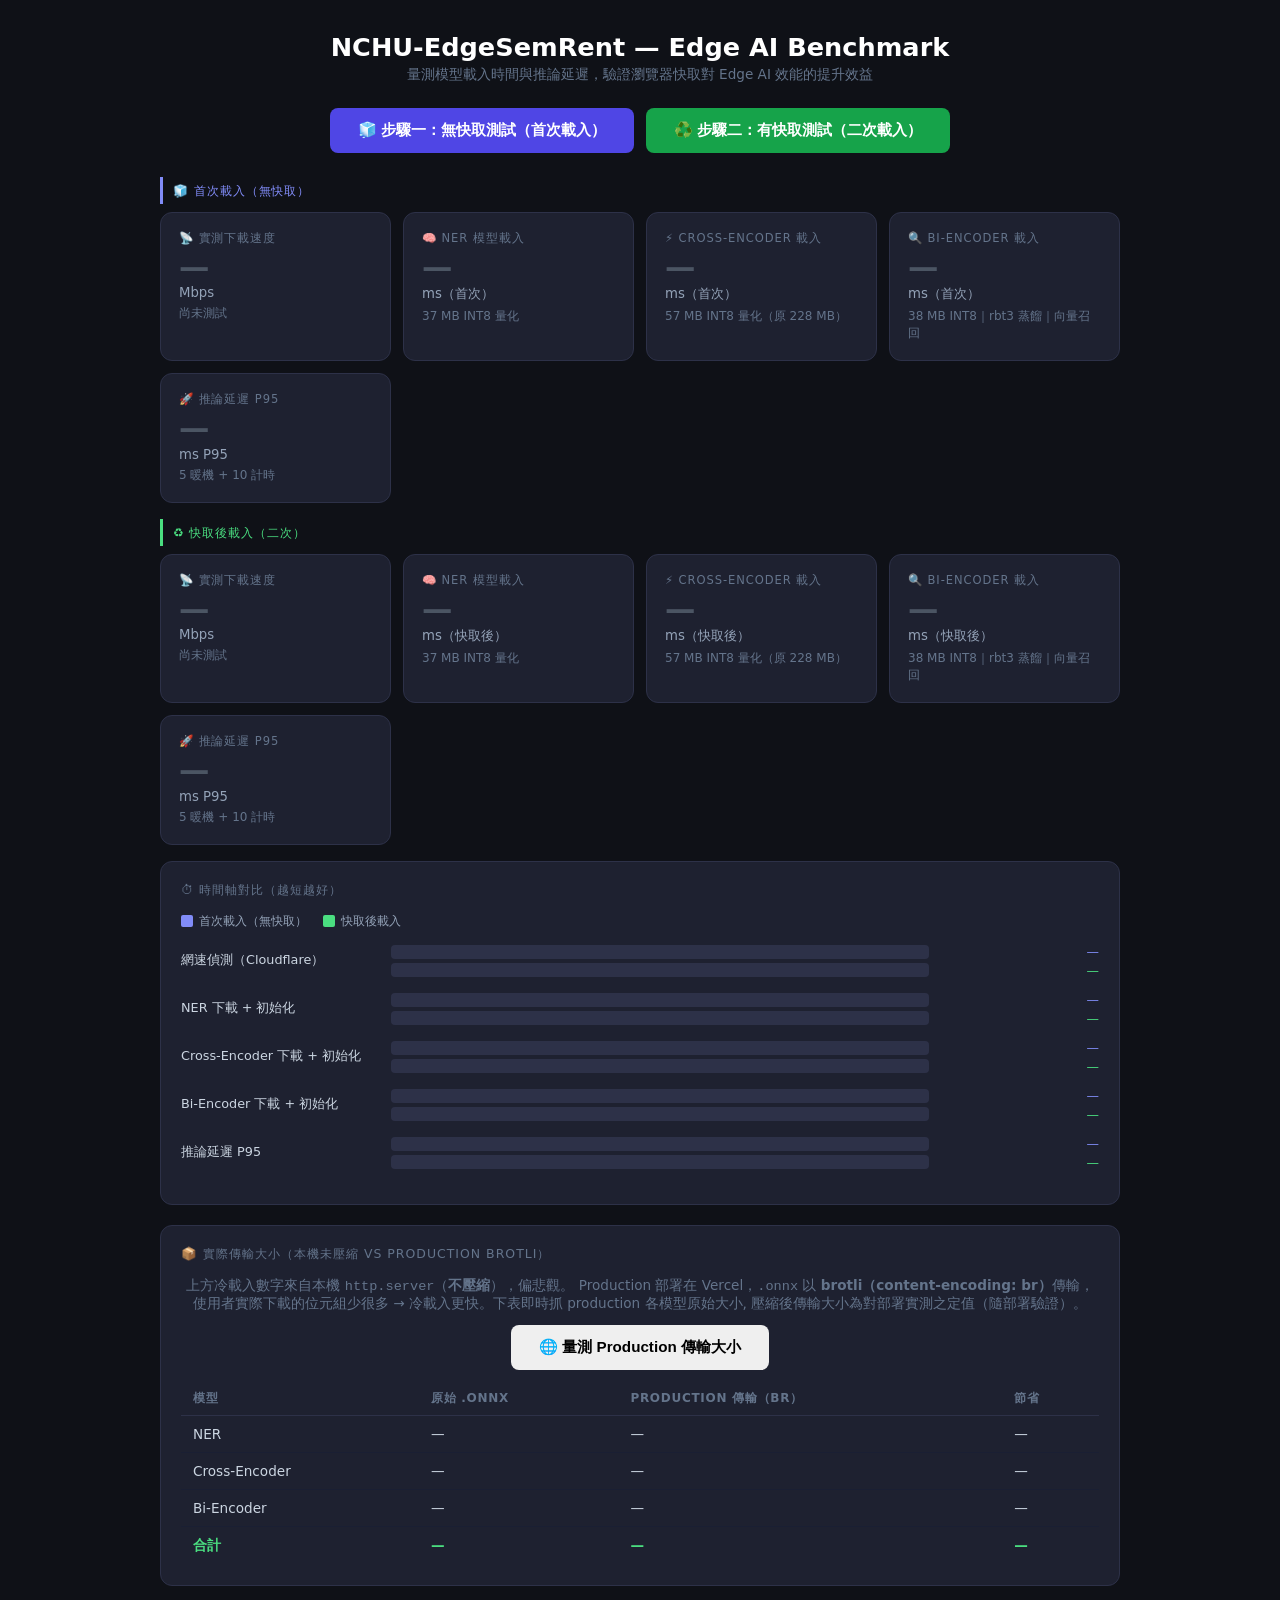
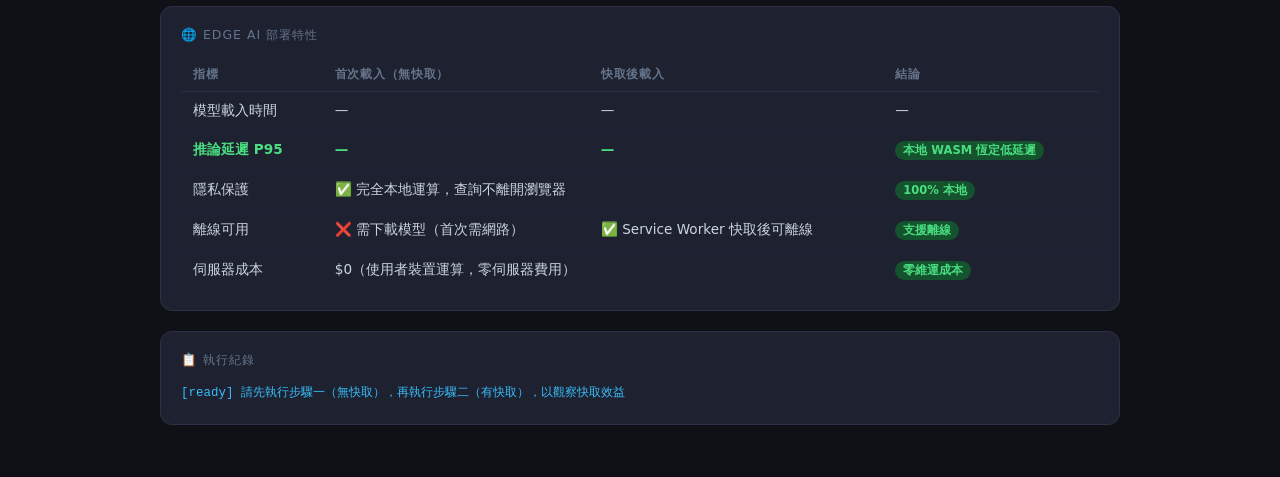
<file: frontend/benchmark.html>
<!DOCTYPE html>
<html lang="zh-TW">
<head>
  <meta charset="UTF-8" />
  <meta name="viewport" content="width=device-width, initial-scale=1.0" />
  <title>NCHU-EdgeSemRent｜Edge AI Benchmark</title>
  <style>
    * { box-sizing: border-box; margin: 0; padding: 0; }
    body {
      font-family: 'Segoe UI', system-ui, sans-serif;
      background: #0f1117; color: #e2e8f0;
      min-height: 100vh; padding: 32px 16px;
    }
    h1 { text-align:center; font-size:1.6rem; font-weight:700; color:#fff; margin-bottom:4px; }
    .subtitle { text-align:center; font-size:.85rem; color:#64748b; margin-bottom:24px; }

    /* ── 按鈕 ── */
    .btn-wrap { text-align:center; margin-bottom:24px; display:flex; justify-content:center; gap:12px; flex-wrap:wrap; }
    .btn { border:none; border-radius:8px; padding:12px 28px; font-size:.95rem; font-weight:600; cursor:pointer; transition:background .2s; }
    #btn-cold { background:#4f46e5; color:#fff; }
    #btn-cold:hover { background:#4338ca; }
    #btn-warm { background:#16a34a; color:#fff; }
    #btn-warm:hover { background:#15803d; }
    .btn:disabled { background:#374151 !important; color:#6b7280; cursor:not-allowed; }

    /* ── 卡片群組 ── */
    .cards-wrap { max-width:960px; margin:0 auto 8px; }
    .cards-label {
      font-size:.75rem; text-transform:uppercase; letter-spacing:.08em;
      padding: 6px 4px 4px; margin-bottom:8px;
    }
    .cards-label.cold { color:#818cf8; border-left:3px solid #818cf8; padding-left:10px; }
    .cards-label.warm { color:#4ade80; border-left:3px solid #4ade80; padding-left:10px; }
    .grid { display:grid; grid-template-columns:repeat(auto-fit,minmax(210px,1fr)); gap:12px; margin-bottom:16px; }
    .card { background:#1e2130; border:1px solid #2d3148; border-radius:12px; padding:18px; }
    .card-title { font-size:.72rem; text-transform:uppercase; letter-spacing:.08em; color:#64748b; margin-bottom:6px; }
    .card-value { font-size:1.9rem; font-weight:700; color:#94a3b8; line-height:1; }
    .card-unit  { font-size:.83rem; color:#94a3b8; margin-top:3px; }
    .card-sub   { font-size:.75rem; color:#64748b; margin-top:5px; }
    .card.cold-done .card-value { color:#818cf8; }
    .card.warm-done .card-value { color:#4ade80; }

    /* ── 快取效益摘要 ── */
    .section { max-width:960px; margin:0 auto 20px; background:#1e2130; border:1px solid #2d3148; border-radius:12px; padding:20px; }
    .sec-title { font-size:.78rem; text-transform:uppercase; letter-spacing:.08em; color:#64748b; margin-bottom:14px; }

    .benefit-grid {
      display:grid; grid-template-columns:repeat(auto-fit,minmax(200px,1fr)); gap:12px;
    }
    .benefit-card {
      background:#161b2e; border:1px solid #2d3148; border-radius:10px; padding:14px 16px;
      text-align:center;
    }
    .benefit-label { font-size:.72rem; color:#64748b; margin-bottom:6px; }
    .benefit-saved { font-size:1.5rem; font-weight:700; color:#facc15; line-height:1; }
    .benefit-pct   { font-size:.78rem; color:#86efac; margin-top:3px; }
    .benefit-na    { color:#374151; font-size:1rem; }

    /* ── 時間軸（雙列對比）── */
    .tl-row { display:flex; align-items:center; margin-bottom:14px; gap:10px; }
    .tl-label { width:200px; font-size:.8rem; color:#cbd5e1; flex-shrink:0; }
    .tl-bars  { flex:1; display:flex; flex-direction:column; gap:4px; }
    .tl-bar-wrap { background:#2d3148; border-radius:4px; height:14px; overflow:hidden; position:relative; }
    .tl-bar { height:100%; border-radius:4px; transition:width .6s ease; width:0%; position:absolute; top:0; left:0; }
    .tl-bar.cold-bar { background:#818cf8; }
    .tl-bar.warm-bar { background:#4ade80; }
    .tl-vals { width:160px; flex-shrink:0; display:flex; flex-direction:column; gap:4px; }
    .tl-val  { font-size:.78rem; text-align:right; }
    .tl-val.cold { color:#818cf8; }
    .tl-val.warm { color:#4ade80; }
    .tl-legend { display:flex; gap:16px; margin-bottom:14px; }
    .tl-legend-item { display:flex; align-items:center; gap:6px; font-size:.75rem; color:#94a3b8; }
    .tl-legend-dot  { width:12px; height:12px; border-radius:2px; }

    /* ── Edge vs Cloud 表 ── */
    table { width:100%; border-collapse:collapse; font-size:.85rem; }
    th { text-align:left; padding:8px 12px; color:#64748b; font-size:.75rem; text-transform:uppercase; letter-spacing:.06em; border-bottom:1px solid #2d3148; }
    td { padding:10px 12px; border-bottom:1px solid #1a1f33; color:#cbd5e1; vertical-align:top; }
    tr:last-child td { border-bottom:none; }
    .highlight td { color:#4ade80; font-weight:600; }
    .badge { display:inline-block; padding:2px 8px; border-radius:99px; font-size:.72rem; font-weight:600; }
    .badge-green  { background:#14532d; color:#4ade80; }
    .badge-yellow { background:#422006; color:#facc15; }
    .badge-blue   { background:#0c2340; color:#38bdf8; }
    .badge-purple { background:#2e1065; color:#c4b5fd; }

    #log { font-family:'Courier New',monospace; font-size:.78rem; color:#94a3b8; line-height:1.7; max-height:220px; overflow-y:auto; }
    #log .ok   { color:#4ade80; }
    #log .warn { color:#facc15; }
    #log .err  { color:#f87171; }
    #log .info { color:#38bdf8; }
    #log .head { color:#f9a8d4; font-weight:bold; }
    .pending { color:#4b5563; }

    @media (max-width:600px) {
      .tl-label { width:120px; font-size:.72rem; }
      .tl-vals  { width:110px; }
    }
  </style>
</head>
<body>

<h1>NCHU-EdgeSemRent — Edge AI Benchmark</h1>
<p class="subtitle">量測模型載入時間與推論延遲，驗證瀏覽器快取對 Edge AI 效能的提升效益</p>

<!-- 按鈕 -->
<div class="btn-wrap">
  <button class="btn" id="btn-cold" onclick="runMode('cold')">🧊 步驟一：無快取測試（首次載入）</button>
  <button class="btn" id="btn-warm" onclick="runMode('warm')">♻️ 步驟二：有快取測試（二次載入）</button>
</div>

<!-- 首次載入卡片 -->
<div class="cards-wrap">
  <div class="cards-label cold">🧊 首次載入（無快取）</div>
  <div class="grid">
    <div class="card" id="cold-card-speed">
      <div class="card-title">📡 實測下載速度</div>
      <div class="card-value pending" id="cold-val-speed">—</div>
      <div class="card-unit">Mbps</div>
      <div class="card-sub" id="cold-sub-speed">尚未測試</div>
    </div>
    <div class="card" id="cold-card-ner">
      <div class="card-title">🧠 NER 模型載入</div>
      <div class="card-value pending" id="cold-val-ner">—</div>
      <div class="card-unit">ms（首次）</div>
      <div class="card-sub">37 MB INT8 量化</div>
    </div>
    <div class="card" id="cold-card-ce">
      <div class="card-title">⚡ Cross-Encoder 載入</div>
      <div class="card-value pending" id="cold-val-ce">—</div>
      <div class="card-unit">ms（首次）</div>
      <div class="card-sub">57 MB INT8 量化（原 228 MB）</div>
    </div>
    <div class="card" id="cold-card-bi">
      <div class="card-title">🔍 Bi-Encoder 載入</div>
      <div class="card-value pending" id="cold-val-bi">—</div>
      <div class="card-unit">ms（首次）</div>
      <div class="card-sub">38 MB INT8｜rbt3 蒸餾｜向量召回</div>
    </div>
    <div class="card" id="cold-card-infer">
      <div class="card-title">🚀 推論延遲 P95</div>
      <div class="card-value pending" id="cold-val-infer">—</div>
      <div class="card-unit">ms P95</div>
      <div class="card-sub" id="cold-sub-infer">5 暖機 + 10 計時</div>
    </div>
  </div>
</div>

<!-- 快取後卡片 -->
<div class="cards-wrap">
  <div class="cards-label warm">♻️ 快取後載入（二次）</div>
  <div class="grid">
    <div class="card" id="warm-card-speed">
      <div class="card-title">📡 實測下載速度</div>
      <div class="card-value pending" id="warm-val-speed">—</div>
      <div class="card-unit">Mbps</div>
      <div class="card-sub" id="warm-sub-speed">尚未測試</div>
    </div>
    <div class="card" id="warm-card-ner">
      <div class="card-title">🧠 NER 模型載入</div>
      <div class="card-value pending" id="warm-val-ner">—</div>
      <div class="card-unit">ms（快取後）</div>
      <div class="card-sub">37 MB INT8 量化</div>
    </div>
    <div class="card" id="warm-card-ce">
      <div class="card-title">⚡ Cross-Encoder 載入</div>
      <div class="card-value pending" id="warm-val-ce">—</div>
      <div class="card-unit">ms（快取後）</div>
      <div class="card-sub">57 MB INT8 量化（原 228 MB）</div>
    </div>
    <div class="card" id="warm-card-bi">
      <div class="card-title">🔍 Bi-Encoder 載入</div>
      <div class="card-value pending" id="warm-val-bi">—</div>
      <div class="card-unit">ms（快取後）</div>
      <div class="card-sub">38 MB INT8｜rbt3 蒸餾｜向量召回</div>
    </div>
    <div class="card" id="warm-card-infer">
      <div class="card-title">🚀 推論延遲 P95</div>
      <div class="card-value pending" id="warm-val-infer">—</div>
      <div class="card-unit">ms P95</div>
      <div class="card-sub" id="warm-sub-infer">5 暖機 + 10 計時</div>
    </div>
  </div>
</div>

<!-- 快取效益摘要 -->
<div class="section" id="benefit-section" style="display:none">
  <div class="sec-title">✨ 快取效益摘要（首次 → 快取後）</div>
  <div class="benefit-grid">
    <div class="benefit-card">
      <div class="benefit-label">NER 載入節省</div>
      <div class="benefit-saved" id="ben-ner-saved">—</div>
      <div class="benefit-pct"  id="ben-ner-pct">—</div>
    </div>
    <div class="benefit-card">
      <div class="benefit-label">Cross-Encoder 載入節省</div>
      <div class="benefit-saved" id="ben-ce-saved">—</div>
      <div class="benefit-pct"  id="ben-ce-pct">—</div>
    </div>
    <div class="benefit-card">
      <div class="benefit-label">Bi-Encoder 載入節省</div>
      <div class="benefit-saved" id="ben-bi-saved">—</div>
      <div class="benefit-pct"  id="ben-bi-pct">—</div>
    </div>
    <div class="benefit-card">
      <div class="benefit-label">總模型載入節省</div>
      <div class="benefit-saved" id="ben-total-saved">—</div>
      <div class="benefit-pct"  id="ben-total-pct">—</div>
    </div>
    <div class="benefit-card">
      <div class="benefit-label">推論延遲變化</div>
      <div class="benefit-saved" id="ben-infer-saved">—</div>
      <div class="benefit-pct"  id="ben-infer-pct">—</div>
    </div>
  </div>
</div>

<!-- 時間軸雙列對比 -->
<div class="section">
  <div class="sec-title">⏱ 時間軸對比（越短越好）</div>
  <div class="tl-legend">
    <div class="tl-legend-item"><div class="tl-legend-dot" style="background:#818cf8"></div>首次載入（無快取）</div>
    <div class="tl-legend-item"><div class="tl-legend-dot" style="background:#4ade80"></div>快取後載入</div>
  </div>
  <div class="tl-row">
    <div class="tl-label">網速偵測（Cloudflare）</div>
    <div class="tl-bars">
      <div class="tl-bar-wrap"><div class="tl-bar cold-bar" id="bar-cold-speed"></div></div>
      <div class="tl-bar-wrap"><div class="tl-bar warm-bar" id="bar-warm-speed"></div></div>
    </div>
    <div class="tl-vals">
      <div class="tl-val cold" id="ms-cold-speed">—</div>
      <div class="tl-val warm" id="ms-warm-speed">—</div>
    </div>
  </div>
  <div class="tl-row">
    <div class="tl-label">NER 下載 + 初始化</div>
    <div class="tl-bars">
      <div class="tl-bar-wrap"><div class="tl-bar cold-bar" id="bar-cold-ner"></div></div>
      <div class="tl-bar-wrap"><div class="tl-bar warm-bar" id="bar-warm-ner"></div></div>
    </div>
    <div class="tl-vals">
      <div class="tl-val cold" id="ms-cold-ner">—</div>
      <div class="tl-val warm" id="ms-warm-ner">—</div>
    </div>
  </div>
  <div class="tl-row">
    <div class="tl-label">Cross-Encoder 下載 + 初始化</div>
    <div class="tl-bars">
      <div class="tl-bar-wrap"><div class="tl-bar cold-bar" id="bar-cold-ce"></div></div>
      <div class="tl-bar-wrap"><div class="tl-bar warm-bar" id="bar-warm-ce"></div></div>
    </div>
    <div class="tl-vals">
      <div class="tl-val cold" id="ms-cold-ce">—</div>
      <div class="tl-val warm" id="ms-warm-ce">—</div>
    </div>
  </div>
  <div class="tl-row">
    <div class="tl-label">Bi-Encoder 下載 + 初始化</div>
    <div class="tl-bars">
      <div class="tl-bar-wrap"><div class="tl-bar cold-bar" id="bar-cold-bi"></div></div>
      <div class="tl-bar-wrap"><div class="tl-bar warm-bar" id="bar-warm-bi"></div></div>
    </div>
    <div class="tl-vals">
      <div class="tl-val cold" id="ms-cold-bi">—</div>
      <div class="tl-val warm" id="ms-warm-bi">—</div>
    </div>
  </div>
  <div class="tl-row">
    <div class="tl-label">推論延遲 P95</div>
    <div class="tl-bars">
      <div class="tl-bar-wrap"><div class="tl-bar cold-bar" id="bar-cold-infer"></div></div>
      <div class="tl-bar-wrap"><div class="tl-bar warm-bar" id="bar-warm-infer"></div></div>
    </div>
    <div class="tl-vals">
      <div class="tl-val cold" id="ms-cold-infer">—</div>
      <div class="tl-val warm" id="ms-warm-infer">—</div>
    </div>
  </div>
</div>

<!-- Production 壓縮對照 -->
<div class="section">
  <div class="sec-title">📦 實際傳輸大小（本機未壓縮 vs Production Brotli）</div>
  <p class="subtitle" style="margin:0 0 12px">
    上方冷載入數字來自本機 <code>http.server</code>（<b>不壓縮</b>），偏悲觀。
    Production 部署在 Vercel，<code>.onnx</code> 以 <b>brotli（content-encoding: br）</b>傳輸，
    使用者實際下載的位元組少很多 → 冷載入更快。下表即時抓 production 各模型原始大小,
    壓縮後傳輸大小為對部署實測之定值（隨部署驗證）。
  </p>
  <div class="btn-wrap" style="margin:0 0 12px">
    <button class="btn" id="btn-wire" onclick="probeWireSizes()">🌐 量測 Production 傳輸大小</button>
  </div>
  <table>
    <thead>
      <tr><th>模型</th><th>原始 .onnx</th><th>Production 傳輸（br）</th><th>節省</th></tr>
    </thead>
    <tbody>
      <tr><td>NER</td><td id="wire-ner-orig">—</td><td id="wire-ner-br">—</td><td id="wire-ner-badge">—</td></tr>
      <tr><td>Cross-Encoder</td><td id="wire-ce-orig">—</td><td id="wire-ce-br">—</td><td id="wire-ce-badge">—</td></tr>
      <tr><td>Bi-Encoder</td><td id="wire-bi-orig">—</td><td id="wire-bi-br">—</td><td id="wire-bi-badge">—</td></tr>
      <tr class="highlight"><td>合計</td><td id="wire-total-orig">—</td><td id="wire-total-br">—</td><td id="wire-total-badge">—</td></tr>
    </tbody>
  </table>
</div>

<!-- Edge AI 特性說明 -->
<div class="section">
  <div class="sec-title">🌐 Edge AI 部署特性</div>
  <table>
    <thead>
      <tr><th>指標</th><th>首次載入（無快取）</th><th>快取後載入</th><th>結論</th></tr>
    </thead>
    <tbody>
      <tr>
        <td>模型載入時間</td>
        <td id="cmp-cold-load">—</td>
        <td id="cmp-warm-load">—</td>
        <td id="cmp-load-badge">—</td>
      </tr>
      <tr class="highlight">
        <td>推論延遲 P95</td>
        <td id="cmp-cold-infer">—</td>
        <td id="cmp-warm-infer">—</td>
        <td id="cmp-infer-badge"><span class="badge badge-green">本地 WASM 恆定低延遲</span></td>
      </tr>
      <tr>
        <td>隱私保護</td>
        <td colspan="2">✅ 完全本地運算，查詢不離開瀏覽器</td>
        <td><span class="badge badge-green">100% 本地</span></td>
      </tr>
      <tr>
        <td>離線可用</td>
        <td>❌ 需下載模型（首次需網路）</td>
        <td>✅ Service Worker 快取後可離線</td>
        <td><span class="badge badge-green">支援離線</span></td>
      </tr>
      <tr>
        <td>伺服器成本</td>
        <td colspan="2">$0（使用者裝置運算，零伺服器費用）</td>
        <td><span class="badge badge-green">零維運成本</span></td>
      </tr>
    </tbody>
  </table>
</div>

<div class="section">
  <div class="sec-title">📋 執行紀錄</div>
  <div id="log"><span class="info">[ready] 請先執行步驟一（無快取），再執行步驟二（有快取），以觀察快取效益</span></div>
</div>

<script type="module">

// ── 儲存兩次結果 ─────────────────────────────────────
const results = { cold: null, warm: null };

function log(msg, cls = '') {
  const el = document.getElementById('log');
  const line = document.createElement('div');
  if (cls) line.className = cls;
  line.textContent = `[${new Date().toLocaleTimeString()}] ${msg}`;
  el.appendChild(line);
  el.scrollTop = el.scrollHeight;
}

function fmtMs(ms) {
  if (ms === null || ms === undefined) return '—';
  return ms >= 1000 ? (ms / 1000).toFixed(2) + ' s' : Math.round(ms) + ' ms';
}

function fmtMB(bytes) {
  return bytes ? (bytes / 1e6).toFixed(1) + ' MB' : '—';
}

// ── Production 壓縮對照 ───────────────────────────────
// Vercel 對 .onnx 以 brotli 傳輸 (content-encoding: br)。瀏覽器 fetch 會自動解壓,
// 解壓後 byteLength 可讀(= 原始大小);但壓縮後 wire bytes 在跨來源讀不到
// (Vercel 未對 .onnx 設 Access-Control-Expose-Headers: content-length),
// 故壓縮後大小用「對 production 以 curl -H 'Accept-Encoding: br' 實測」的定值,
// 隨部署驗證 (見 PR 說明)。fetch 仍實打 production:驗證可達 + 取得原始大小。
const PROD_ORIGIN = 'https://renting-recommendation-onnx.vercel.app';
const WIRE_MODELS = [
  // brWire: 對 production 實測的 brotli 傳輸大小 (curl content-length, 2026-06-24)
  { key: 'ner', path: '/models/ner_model_dir/ner_model_quant.onnx',          brWire: 26.7e6 },
  { key: 'ce',  path: '/models/custom_onnx_model_dir/my_custom_model_quant.onnx', brWire: 27.2e6 },
  { key: 'bi',  path: '/models/bi_encoder_dir/bi_encoder_quant.onnx',         brWire: 27.9e6 },
];

window.probeWireSizes = async function() {
  const btn = document.getElementById('btn-wire');
  btn.disabled = true;
  log('🌐 向 Production 實測各模型大小（原始即時抓,壓縮後為對部署實測定值）…', 'info');
  let totalOrig = 0, totalBr = 0, ok = true;
  for (const m of WIRE_MODELS) {
    try {
      const res = await fetch(PROD_ORIGIN + m.path, { cache: 'no-store' });
      // 瀏覽器自動解壓後會移除 content-encoding header,故無法即時讀回 'br';
      // production 已驗證為 brotli(curl content-encoding: br),直接標示。
      const enc = 'br';
      void res.headers.get('content-encoding');
      const buf = await res.arrayBuffer();
      const orig = buf.byteLength;          // 解壓後 = 原始大小 (即時)
      const wire = m.brWire;                // 壓縮後 wire = 對 production 實測定值
      totalOrig += orig; totalBr += wire;
      const pct = Math.round(100 * (1 - wire / orig));
      document.getElementById(`wire-${m.key}-orig`).textContent = fmtMB(orig);
      document.getElementById(`wire-${m.key}-br`).textContent   = fmtMB(wire);
      document.getElementById(`wire-${m.key}-badge`).innerHTML  =
        `<span class="badge badge-purple">↓ ${pct}%（${enc}）</span>`;
      log(`✅ ${m.key.toUpperCase()}：原始 ${fmtMB(orig)} → 傳輸 ${fmtMB(wire)}（${enc}）`, 'ok');
    } catch (e) {
      ok = false;
      document.getElementById(`wire-${m.key}-badge`).innerHTML =
        `<span class="badge badge-yellow">量測失敗</span>`;
      log(`❌ ${m.key.toUpperCase()} 量測失敗：${e.message}`, 'err');
    }
  }
  if (totalOrig) {
    const pct = Math.round(100 * (1 - totalBr / totalOrig));
    document.getElementById('wire-total-orig').textContent = fmtMB(totalOrig);
    document.getElementById('wire-total-br').textContent   = fmtMB(totalBr);
    document.getElementById('wire-total-badge').innerHTML  =
      `<span class="badge badge-green">Production 冷載入位元組 ↓ ${pct}%</span>`;
    log(`📊 合計：${fmtMB(totalOrig)} → ${fmtMB(totalBr)}（Production 冷載入位元組省 ${pct}%）`, ok ? 'ok' : 'warn');
  }
  btn.disabled = false;
};

// ── 核心測試 ──────────────────────────────────────────
async function measureNetworkSpeed(useCache) {
  log(`📡 偵測真實網路速度（Cloudflare，${useCache ? '有快取' : '無快取'}）…`);
  const PROBES = [
    { url: 'https://speed.cloudflare.com/__down?bytes=10000000' },
    { url: 'https://speed.cloudflare.com/__down?bytes=5000000'  },
  ];
  for (const probe of PROBES) {
    try {
      const t0  = performance.now();
      const res = await fetch(probe.url, { cache: useCache ? 'force-cache' : 'no-store', mode: 'cors' });
      if (!res.ok) continue;
      const buf  = await res.arrayBuffer();
      const ms   = performance.now() - t0;
      const mb   = buf.byteLength / 1024 / 1024;
      const mbps = (mb * 8) / (ms / 1000);
      // force-cache(二次)命中瀏覽器磁碟快取時,fetch 不走網路 → 量到的是磁碟讀取速度,非網速。
      // 偵測快取命中(方案 2,標 cloudflare-cache → UI 顯示「快取讀取(非網速)」):
      //   注意 speed.cloudflare.com 跨來源無 Timing-Allow-Origin,transferSize 對 cold/warm
      //   都被遮罩成 0,不可用來判定。改用「速度相對 cold 基準暴增」判定(最穩健):快取讀取比
      //   真實網路快一個數量級;cold 基準可用時要求 warm ≥ 5× cold,否則退回絕對門檻 >1 Gbps。
      const coldNet = results.cold?.net;
      const coldMbps = coldNet?.source === 'cloudflare' ? coldNet.mbps : null;
      const fromCache = useCache && (coldMbps ? mbps >= coldMbps * 5 : mbps > 1000);
      const source = fromCache ? 'cloudflare-cache' : 'cloudflare';
      log(`✅ ${mb.toFixed(1)} MB（Cloudflare${fromCache ? ' 快取讀取，非網速' : ''}），${Math.round(ms)} ms → ${mbps.toFixed(1)} Mbps`, fromCache ? 'warn' : 'ok');
      return { ms, mbps, mb, source };
    } catch (_) { /* try next */ }
  }
  log('⚠️ Cloudflare 測速失敗，改用 localhost（數值僅反映磁碟速度）', 'warn');
  try {
    const url = `models/ner_model_dir/ner_model_quant.onnx?t=${Date.now()}`;
    const t0  = performance.now();
    const res = await fetch(url, { cache: 'no-store' });
    const buf = await res.arrayBuffer();
    const ms  = performance.now() - t0;
    const mb  = buf.byteLength / 1024 / 1024;
    const mbps = (mb * 8) / (ms / 1000);
    log(`⚠️ localhost fallback：${mb.toFixed(1)} MB，${Math.round(ms)} ms → ${mbps.toFixed(1)} Mbps`, 'warn');
    return { ms, mbps, mb, source: 'localhost' };
  } catch (e) {
    log('❌ 網速偵測失敗：' + e.message, 'err');
    return { ms: 0, mbps: 0, mb: 0, source: 'error' };
  }
}

// ── SW Cache Storage helpers ──────────────────────────
async function clearModelCaches() {
  const keys = await caches.keys();
  await Promise.all(keys.map(k => caches.delete(k)));
  log(`🗑️ 已清除 ${keys.length} 個 SW Cache（${keys.join(', ') || '無'}）`, 'info');
}

// After cold run, fetch models from network on main thread and store into Cache Storage
// (Worker fetch bypasses SW, so SW never gets a chance to cache them automatically)
async function populateModelCaches() {
  const CACHE_NAME = 'rental-models-v20260613';
  const MODEL_URLS = [
    location.origin + '/models/ner_model_dir/ner_model_quant.onnx',
    location.origin + '/models/custom_onnx_model_dir/my_custom_model_quant.onnx',
    location.origin + '/models/bi_encoder_dir/bi_encoder_quant.onnx',
  ];
  log('💾 正在將模型存入 Cache Storage 供 warm 測試使用…', 'info');
  const cache = await caches.open(CACHE_NAME);
  await Promise.all(MODEL_URLS.map(async url => {
    const existing = await cache.match(url);
    if (existing) return;
    const resp = await fetch(url, { cache: 'no-store' });
    if (resp.ok) {
      await cache.put(url, resp);
      log(`💾 已快取：${url.split('/').pop()}`, 'info');
    }
  }));
}

// Read a model file from SW Cache Storage into an ArrayBuffer (main thread can access Cache API)
async function fetchFromCache(url) {
  const keys = await caches.keys();
  for (const key of keys) {
    const cache = await caches.open(key);
    const resp  = await cache.match(url);
    if (resp) {
      log(`📦 Cache hit: ${url.split('/').pop()} (${key})`, 'info');
      return await resp.arrayBuffer();
    }
  }
  return null;
}

// ── Cold：worker 自行從網路下載（noCache:true），SW cacheFirst 存入 Cache Storage ──
async function measureNerCold() {
  log('🧠 NER 模型載入（無快取，從網路下載）…');
  return new Promise(resolve => {
    const t0 = performance.now();
    const w  = new Worker('js/ner-worker.js');
    w.onmessage = e => {
      if (e.data.type === 'ner_ready') {
        const ms = performance.now() - t0;
        log(`✅ NER 就緒，${Math.round(ms)} ms`, 'ok');
        w.terminate(); resolve(ms);
      } else if (e.data.type === 'ner_error') {
        log('❌ NER 失敗：' + e.data.message, 'err');
        w.terminate(); resolve(null);
      }
    };
    w.postMessage({ type: 'ner_init', data: { origin: location.origin, noCache: true } });
  });
}

async function measureCECold(progressId) {
  log('⚡ Cross-Encoder 載入（無快取，從網路下載）…');
  return new Promise(resolve => {
    const t0 = performance.now();
    const w  = new Worker('js/inference-worker.js', { type: 'module' });
    w.onmessage = async e => {
      if (e.data.type === 'status' && e.data.loaded && e.data.total) {
        document.getElementById(progressId).textContent =
          ((e.data.loaded / e.data.total) * 100).toFixed(0) + '%';
      } else if (e.data.type === 'ready') {
        const loadMs = performance.now() - t0;
        log(`✅ Cross-Encoder 就緒，${Math.round(loadMs)} ms`, 'ok');
        const inferResult = await runInferenceBench(w);
        w.terminate();
        resolve({ loadMs, ...inferResult });
      } else if (e.data.type === 'error') {
        log('❌ CE 失敗：' + e.data.message, 'err');
        w.terminate(); resolve({ loadMs: null, p50: null, p95: null, avg: null });
      }
    };
    w.postMessage({ type: 'init', data: { origin: location.origin, noCache: true } });
  });
}

// ── Warm：主頁面從 Cache Storage 讀 buffer，transferable 傳給 worker，跳過網路 ──
async function measureNerWarm() {
  log('🧠 NER 模型載入（從 SW Cache Storage 讀取）…');
  const t0  = performance.now();
  const buf = await fetchFromCache(location.origin + '/models/ner_model_dir/ner_model_quant.onnx');
  if (!buf) {
    log('⚠️ Cache Storage 無 NER 模型，請先執行步驟一', 'warn');
    return null;
  }
  return new Promise(resolve => {
    const w = new Worker('js/ner-worker.js');
    w.onmessage = e => {
      if (e.data.type === 'ner_ready') {
        const ms = performance.now() - t0;
        log(`✅ NER 就緒（快取），${Math.round(ms)} ms`, 'ok');
        w.terminate(); resolve(ms);
      } else if (e.data.type === 'ner_error') {
        log('❌ NER 失敗：' + e.data.message, 'err');
        w.terminate(); resolve(null);
      }
    };
    w.postMessage({ type: 'ner_init_buffer', data: { origin: location.origin, modelBuffer: buf } }, [buf]);
  });
}

async function measureCEWarm(progressId) {
  log('⚡ Cross-Encoder 載入（從 SW Cache Storage 讀取）…');
  const t0  = performance.now();
  const buf = await fetchFromCache(location.origin + '/models/custom_onnx_model_dir/my_custom_model_quant.onnx');
  if (!buf) {
    log('⚠️ Cache Storage 無 CE 模型，請先執行步驟一', 'warn');
    return { loadMs: null, p50: null, p95: null, avg: null };
  }
  return new Promise(resolve => {
    const w = new Worker('js/inference-worker.js', { type: 'module' });
    w.onmessage = async e => {
      if (e.data.type === 'ready') {
        const loadMs = performance.now() - t0;
        log(`✅ Cross-Encoder 就緒（快取），${Math.round(loadMs)} ms`, 'ok');
        const inferResult = await runInferenceBench(w);
        w.terminate();
        resolve({ loadMs, ...inferResult });
      } else if (e.data.type === 'error') {
        log('❌ CE 失敗：' + e.data.message, 'err');
        w.terminate(); resolve({ loadMs: null, p50: null, p95: null, avg: null });
      }
    };
    w.postMessage({ type: 'init_buffer', data: { origin: location.origin, modelBuffer: buf } }, [buf]);
  });
}

// ── Bi-Encoder 載入測試（向量召回,只測載入,推論已併入 CE）────
async function measureBiCold(progressId) {
  log('🔍 Bi-Encoder 載入（無快取,從網路下載）…');
  return new Promise(resolve => {
    const t0 = performance.now();
    const w  = new Worker('js/bi-encoder-worker.js', { type: 'module' });
    w.onmessage = e => {
      if (e.data.type === 'bienc_progress' && e.data.total) {
        document.getElementById(progressId).textContent =
          ((e.data.loaded / e.data.total) * 100).toFixed(0) + '%';
      } else if (e.data.type === 'bienc_ready') {
        const ms = performance.now() - t0;
        log(`✅ Bi-Encoder 就緒,${Math.round(ms)} ms`, 'ok');
        w.terminate(); resolve(ms);
      } else if (e.data.type === 'bienc_error') {
        log('❌ Bi-Encoder 失敗：' + e.data.message, 'err');
        w.terminate(); resolve(null);
      }
    };
    w.postMessage({ type: 'bienc_init', data: { origin: location.origin, noCache: true } });
  });
}

async function measureBiWarm() {
  log('🔍 Bi-Encoder 載入（從 SW Cache Storage 讀取）…');
  const t0  = performance.now();
  const buf = await fetchFromCache(location.origin + '/models/bi_encoder_dir/bi_encoder_quant.onnx');
  if (!buf) {
    log('⚠️ Cache Storage 無 Bi-Encoder 模型,請先執行步驟一', 'warn');
    return null;
  }
  return new Promise(resolve => {
    const w = new Worker('js/bi-encoder-worker.js', { type: 'module' });
    w.onmessage = e => {
      if (e.data.type === 'bienc_ready') {
        const ms = performance.now() - t0;
        log(`✅ Bi-Encoder 就緒（快取）,${Math.round(ms)} ms`, 'ok');
        w.terminate(); resolve(ms);
      } else if (e.data.type === 'bienc_error') {
        log('❌ Bi-Encoder 失敗：' + e.data.message, 'err');
        w.terminate(); resolve(null);
      }
    };
    w.postMessage({ type: 'bienc_init_buffer', data: { origin: location.origin, modelBuffer: buf } }, [buf]);
  });
}

// ── 共用推論 benchmark（5 暖機 + 10 計時）────────────
async function runInferenceBench(worker) {
  log('🚀 推論 benchmark（5 暖機 + 10 計時）…');
  const query = '興大附近 8000 以內有冷氣可以煮飯';
  const prop  = '台中市南區興大路 近中興大學 套房 月租7500 附冷氣廚房洗衣機';
  const lats  = [];
  for (let i = 0; i < 15; i++) {
    const t = performance.now();
    await new Promise(res => {
      const id = 'b' + i;
      const h  = ev => {
        if (ev.data.type === 'scoreResult' && ev.data.id === id) {
          worker.removeEventListener('message', h); res();
        }
      };
      worker.addEventListener('message', h);
      worker.postMessage({ type: 'score', data: { query, propertyText: prop, id } });
    });
    if (i >= 5) lats.push(performance.now() - t);
  }
  lats.sort((a, b) => a - b);
  const p50 = lats[Math.floor(lats.length * 0.5)];
  const p95 = lats[Math.floor(lats.length * 0.95)] ?? lats[lats.length - 1];
  const avg = lats.reduce((s, v) => s + v, 0) / lats.length;
  log(`📊 avg:${Math.round(avg)}ms P50:${Math.round(p50)}ms P95:${Math.round(p95)}ms`, 'info');
  return { p50, p95, avg };
}

// ── 更新卡片 ──────────────────────────────────────────
function applyCards(r, mode) {
  const { net, nerMs, ce, biMs } = r;
  const prefix = mode; // 'cold' or 'warm'
  const doneClass = mode + '-done';

  // 網速卡片
  const speedCard = document.getElementById(`${prefix}-card-speed`);
  const speedVal  = document.getElementById(`${prefix}-val-speed`);
  speedVal.textContent = net.mbps.toFixed(1);
  speedVal.className = 'card-value';
  speedCard.className = 'card ' + doneClass;
  const SPEED_SOURCE_LABEL = {
    'cloudflare':       'Cloudflare 外部測速',
    'cloudflare-cache': '⚠️ 快取讀取（非網速）',   // force-cache 命中,反映磁碟讀取非網路
    'localhost':        '⚠️ localhost（非真實網速）',
  };
  document.getElementById(`${prefix}-sub-speed`).textContent =
    `${net.mb.toFixed(1)} MB，${fmtMs(net.ms)}｜${SPEED_SOURCE_LABEL[net.source] || net.source}`;

  // NER
  if (nerMs !== null) {
    document.getElementById(`${prefix}-val-ner`).textContent = Math.round(nerMs);
    document.getElementById(`${prefix}-val-ner`).className = 'card-value';
    document.getElementById(`${prefix}-card-ner`).className = 'card ' + doneClass;
  }

  // CE
  if (ce.loadMs !== null) {
    document.getElementById(`${prefix}-val-ce`).textContent = Math.round(ce.loadMs);
    document.getElementById(`${prefix}-val-ce`).className = 'card-value';
    document.getElementById(`${prefix}-card-ce`).className = 'card ' + doneClass;
  }

  // Bi-Encoder
  if (biMs !== null && biMs !== undefined) {
    document.getElementById(`${prefix}-val-bi`).textContent = Math.round(biMs);
    document.getElementById(`${prefix}-val-bi`).className = 'card-value';
    document.getElementById(`${prefix}-card-bi`).className = 'card ' + doneClass;
  }

  // 推論
  if (ce.p95 !== null) {
    document.getElementById(`${prefix}-val-infer`).textContent = Math.round(ce.p95);
    document.getElementById(`${prefix}-val-infer`).className = 'card-value';
    document.getElementById(`${prefix}-card-infer`).className = 'card ' + doneClass;
    document.getElementById(`${prefix}-sub-infer`).textContent =
      `avg ${Math.round(ce.avg)}ms｜P50 ${Math.round(ce.p50)}ms｜P95 ${Math.round(ce.p95)}ms`;
  }
}

// ── 更新時間軸 ────────────────────────────────────────
function updateTimeline() {
  const cold = results.cold;
  const warm = results.warm;

  // 收集所有有效值算全域 max（不含推論）
  const allLoad = [
    cold?.net?.ms, cold?.nerMs, cold?.ce?.loadMs, cold?.biMs,
    warm?.net?.ms, warm?.nerMs, warm?.ce?.loadMs, warm?.biMs,
  ].filter(v => v != null && v > 0);
  const maxLoad = allLoad.length ? Math.max(...allLoad) * 1.3 : 1;

  const allInfer = [cold?.ce?.p95, warm?.ce?.p95].filter(v => v != null && v > 0);
  const maxInfer = allInfer.length ? Math.max(...allInfer) * 1.3 : 1;

  const setBar = (id, ms, max) => {
    const el = document.getElementById(id);
    if (el) el.style.width = ms ? Math.min(100, (ms / max) * 100) + '%' : '0%';
  };
  const setVal = (id, ms) => {
    const el = document.getElementById(id);
    if (el) el.textContent = ms ? fmtMs(ms) : '—';
  };

  if (cold) {
    setBar('bar-cold-speed', cold.net?.ms, maxLoad);
    setBar('bar-cold-ner',   cold.nerMs,   maxLoad);
    setBar('bar-cold-ce',    cold.ce?.loadMs, maxLoad);
    setBar('bar-cold-bi',    cold.biMs, maxLoad);
    setBar('bar-cold-infer', cold.ce?.p95, maxInfer);
    setVal('ms-cold-speed', cold.net?.ms);
    setVal('ms-cold-ner',   cold.nerMs);
    setVal('ms-cold-ce',    cold.ce?.loadMs);
    setVal('ms-cold-bi',    cold.biMs);
    setVal('ms-cold-infer', cold.ce?.p95);
  }
  if (warm) {
    setBar('bar-warm-speed', warm.net?.ms, maxLoad);
    setBar('bar-warm-ner',   warm.nerMs,   maxLoad);
    setBar('bar-warm-ce',    warm.ce?.loadMs, maxLoad);
    setBar('bar-warm-bi',    warm.biMs, maxLoad);
    setBar('bar-warm-infer', warm.ce?.p95, maxInfer);
    setVal('ms-warm-speed', warm.net?.ms);
    setVal('ms-warm-ner',   warm.nerMs);
    setVal('ms-warm-ce',    warm.ce?.loadMs);
    setVal('ms-warm-bi',    warm.biMs);
    setVal('ms-warm-infer', warm.ce?.p95);
  }
}

// ── 快取效益摘要 ──────────────────────────────────────
function updateBenefit() {
  const cold = results.cold;
  const warm = results.warm;
  if (!cold || !warm) return;

  document.getElementById('benefit-section').style.display = '';

  const setBenefit = (prefix, coldMs, warmMs) => {
    const savedEl = document.getElementById(`ben-${prefix}-saved`);
    const pctEl   = document.getElementById(`ben-${prefix}-pct`);
    if (coldMs == null || warmMs == null) {
      savedEl.textContent = '—'; savedEl.className = 'benefit-saved benefit-na';
      pctEl.textContent = '';
      return;
    }
    const saved = coldMs - warmMs;
    const pct   = ((saved / coldMs) * 100).toFixed(0);
    savedEl.textContent = saved > 0 ? `節省 ${fmtMs(saved)}` : `差異 ${fmtMs(Math.abs(saved))}`;
    savedEl.className   = 'benefit-saved';
    pctEl.textContent   = saved > 0 ? `↓ ${pct}% 更快` : `↑ ${Math.abs(pct)}% 稍慢（WASM 波動）`;
    pctEl.style.color   = saved > 0 ? '#86efac' : '#fca5a5';
  };

  setBenefit('ner', cold.nerMs, warm.nerMs);
  setBenefit('ce',  cold.ce?.loadMs, warm.ce?.loadMs);
  setBenefit('bi',  cold.biMs, warm.biMs);

  // 總載入
  const coldTotal = (cold.nerMs ?? 0) + (cold.ce?.loadMs ?? 0) + (cold.biMs ?? 0);
  const warmTotal = (warm.nerMs ?? 0) + (warm.ce?.loadMs ?? 0) + (warm.biMs ?? 0);
  setBenefit('total', coldTotal, warmTotal);

  // 推論（WASM 本地計算，快取影響小）
  setBenefit('infer', cold.ce?.p95, warm.ce?.p95);
}

// ── Edge AI 特性表 ────────────────────────────────────
function updateCmpTable() {
  const cold = results.cold;
  const warm = results.warm;

  if (cold?.ce?.loadMs != null && cold?.nerMs != null) {
    const coldTotal = (cold.nerMs ?? 0) + (cold.ce?.loadMs ?? 0) + (cold.biMs ?? 0);
    document.getElementById('cmp-cold-load').textContent = fmtMs(coldTotal) + '（首次下載）';
  }
  if (warm?.ce?.loadMs != null && warm?.nerMs != null) {
    const warmTotal = (warm.nerMs ?? 0) + (warm.ce?.loadMs ?? 0) + (warm.biMs ?? 0);
    document.getElementById('cmp-warm-load').textContent = fmtMs(warmTotal) + '（快取命中）';

    if (cold?.ce?.loadMs != null && cold?.nerMs != null) {
      const coldTotal = (cold.nerMs ?? 0) + (cold.ce?.loadMs ?? 0) + (cold.biMs ?? 0);
      const saved = coldTotal - warmTotal;
      const pct   = ((saved / coldTotal) * 100).toFixed(0);
      document.getElementById('cmp-load-badge').innerHTML =
        saved > 0
          ? `<span class="badge badge-purple">快取後節省 ${pct}%</span>`
          : `<span class="badge badge-yellow">差異小</span>`;
    }
  }

  if (cold?.ce?.p95 != null) {
    document.getElementById('cmp-cold-infer').textContent = `P95 ${fmtMs(cold.ce.p95)}（本地 WASM）`;
  }
  if (warm?.ce?.p95 != null) {
    document.getElementById('cmp-warm-infer').textContent = `P95 ${fmtMs(warm.ce.p95)}（本地 WASM）`;
    document.getElementById('cmp-infer-badge').innerHTML =
      `<span class="badge badge-green">本地 WASM 恆定低延遲</span>`;
  }
}

// ── 主入口 ────────────────────────────────────────────
const btns = () => ['btn-cold','btn-warm'].map(id => document.getElementById(id));

window.runMode = async function(mode) {
  document.getElementById('log').innerHTML = '';
  btns().forEach(b => b.disabled = true);

  const isCold = mode === 'cold';
  log(`=== ${isCold ? '🧊 無快取（首次）' : '♻️ 有快取（二次）'} ===`, 'head');

  let net, nerMs, ce, biMs;
  if (isCold) {
    await clearModelCaches();
    log('💡 SW Cache 已清除，模擬首次訪問（從網路下載）', 'info');
    net   = await measureNetworkSpeed(false);
    nerMs = await measureNerCold();
    ce    = await measureCECold(`${mode}-val-ce`);
    biMs  = await measureBiCold(`${mode}-val-bi`);
    // Worker fetch bypasses SW, so manually populate Cache Storage for warm test
    await populateModelCaches();
  } else {
    log('💡 主頁面從 Cache Storage 讀取模型 buffer，傳入 worker（零網路請求）', 'info');
    net   = await measureNetworkSpeed(true);
    nerMs = await measureNerWarm();
    ce    = await measureCEWarm(`${mode}-val-ce`);
    biMs  = await measureBiWarm();
  }

  results[mode] = { net, nerMs, ce, biMs };

  applyCards(results[mode], mode);
  updateTimeline();
  updateBenefit();
  updateCmpTable();

  log('=== 測試完成 ===', 'ok');
  if (mode === 'cold' && !results.warm) {
    log('💡 請繼續執行步驟二（有快取）以觀察快取效益', 'info');
  }
  btns().forEach(b => b.disabled = false);
};
</script>
</body>
</html>
</file>
